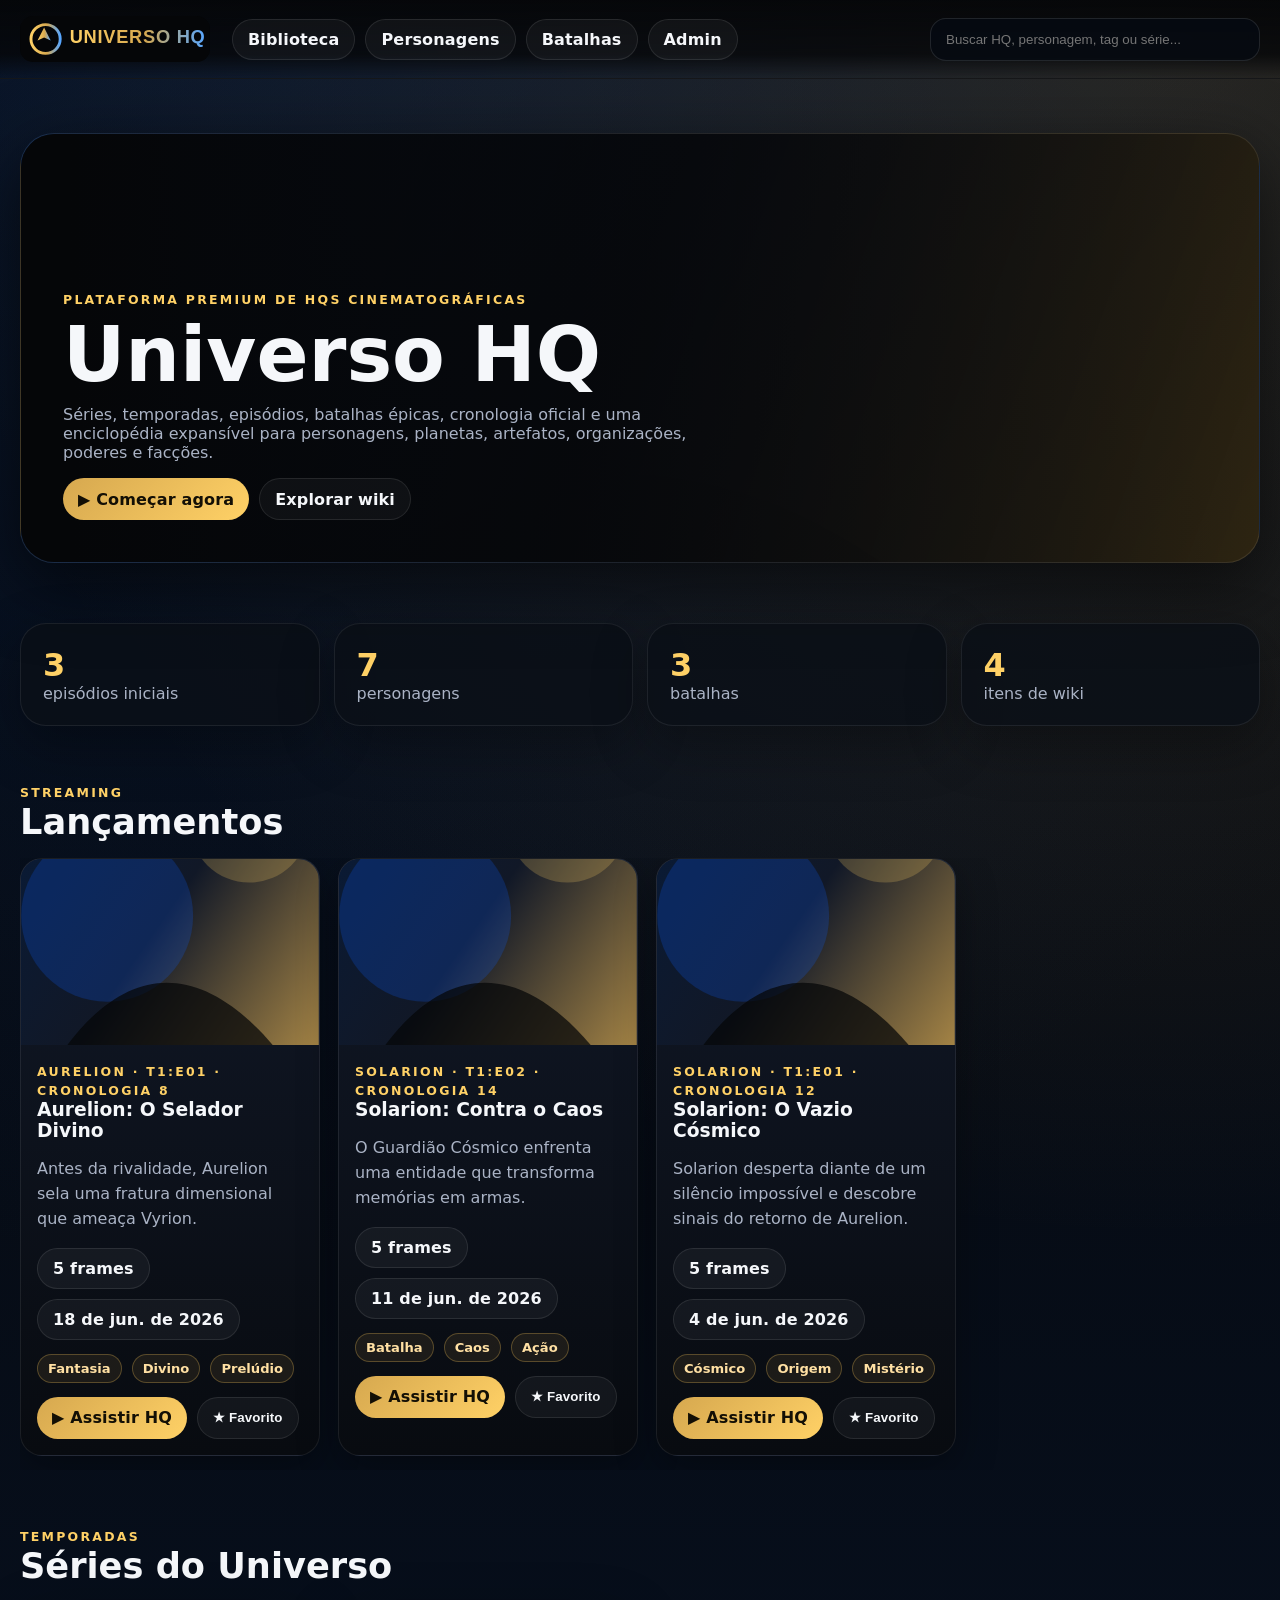
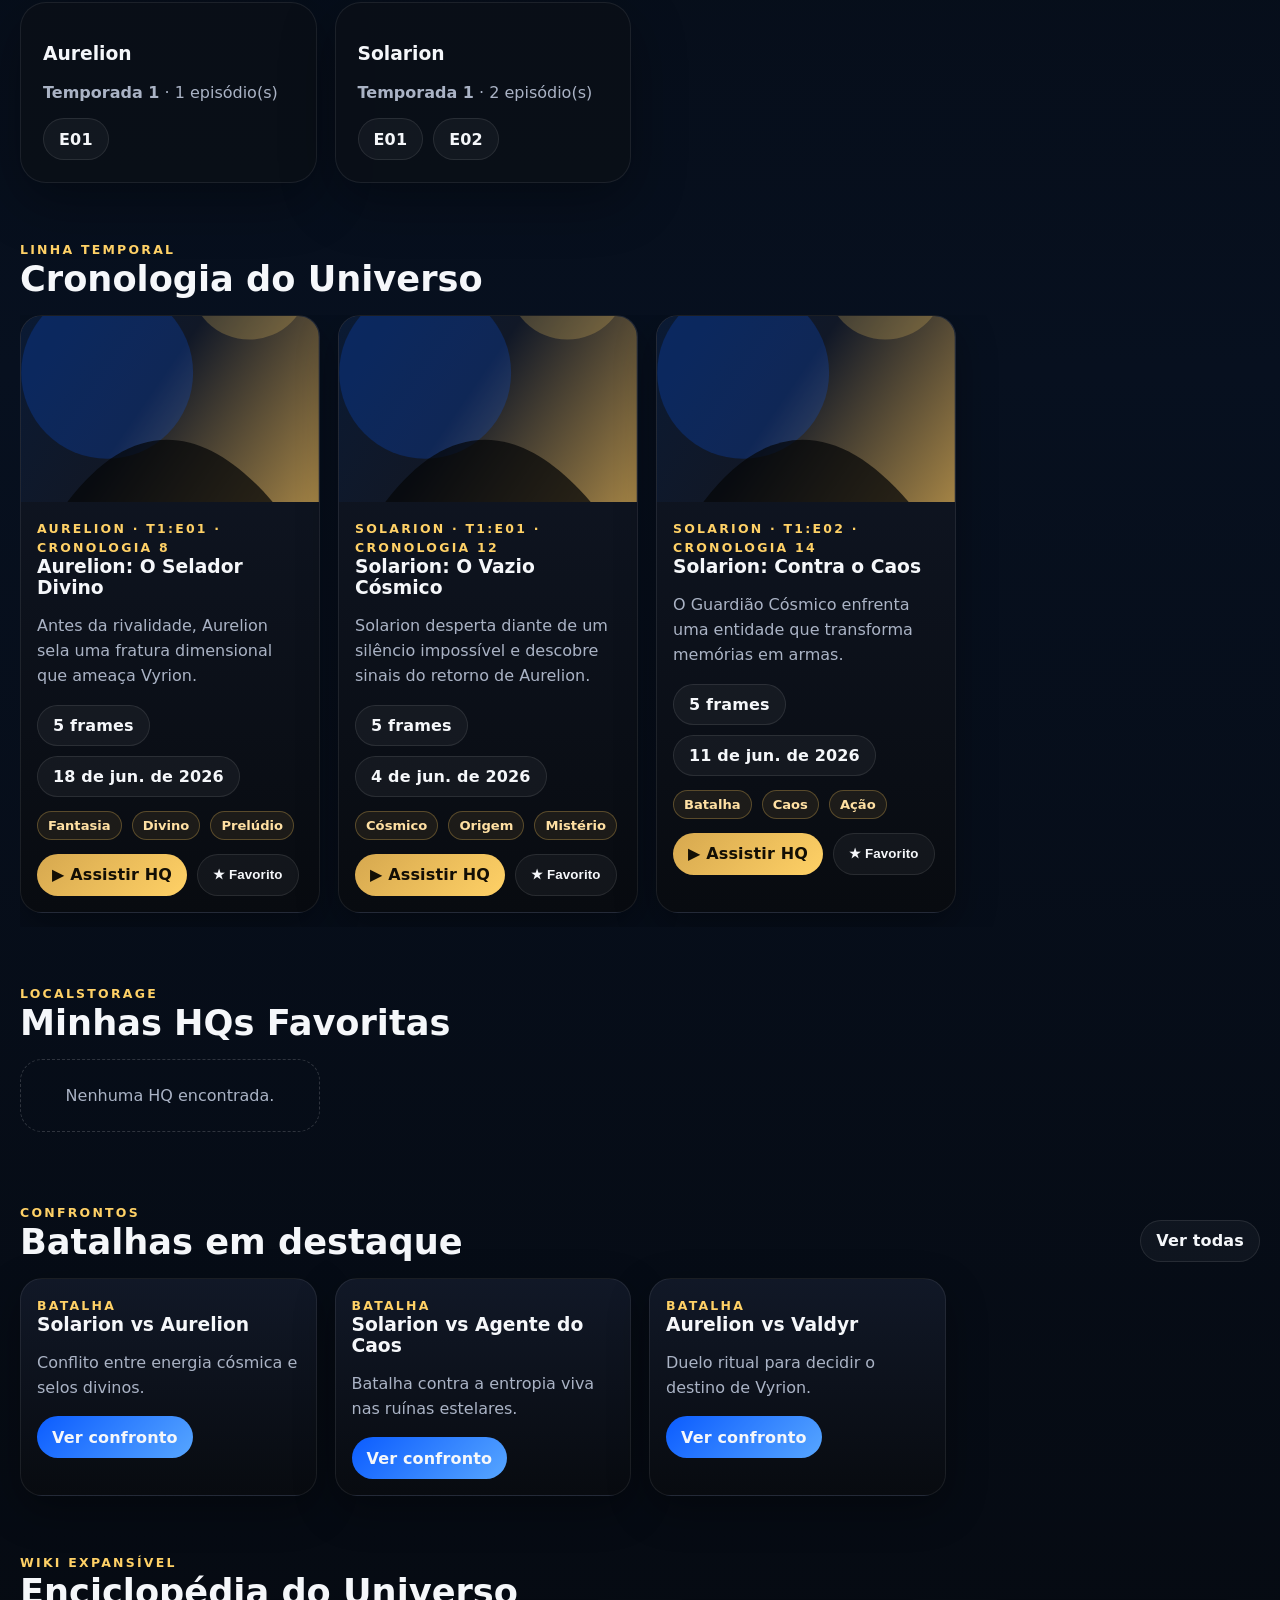
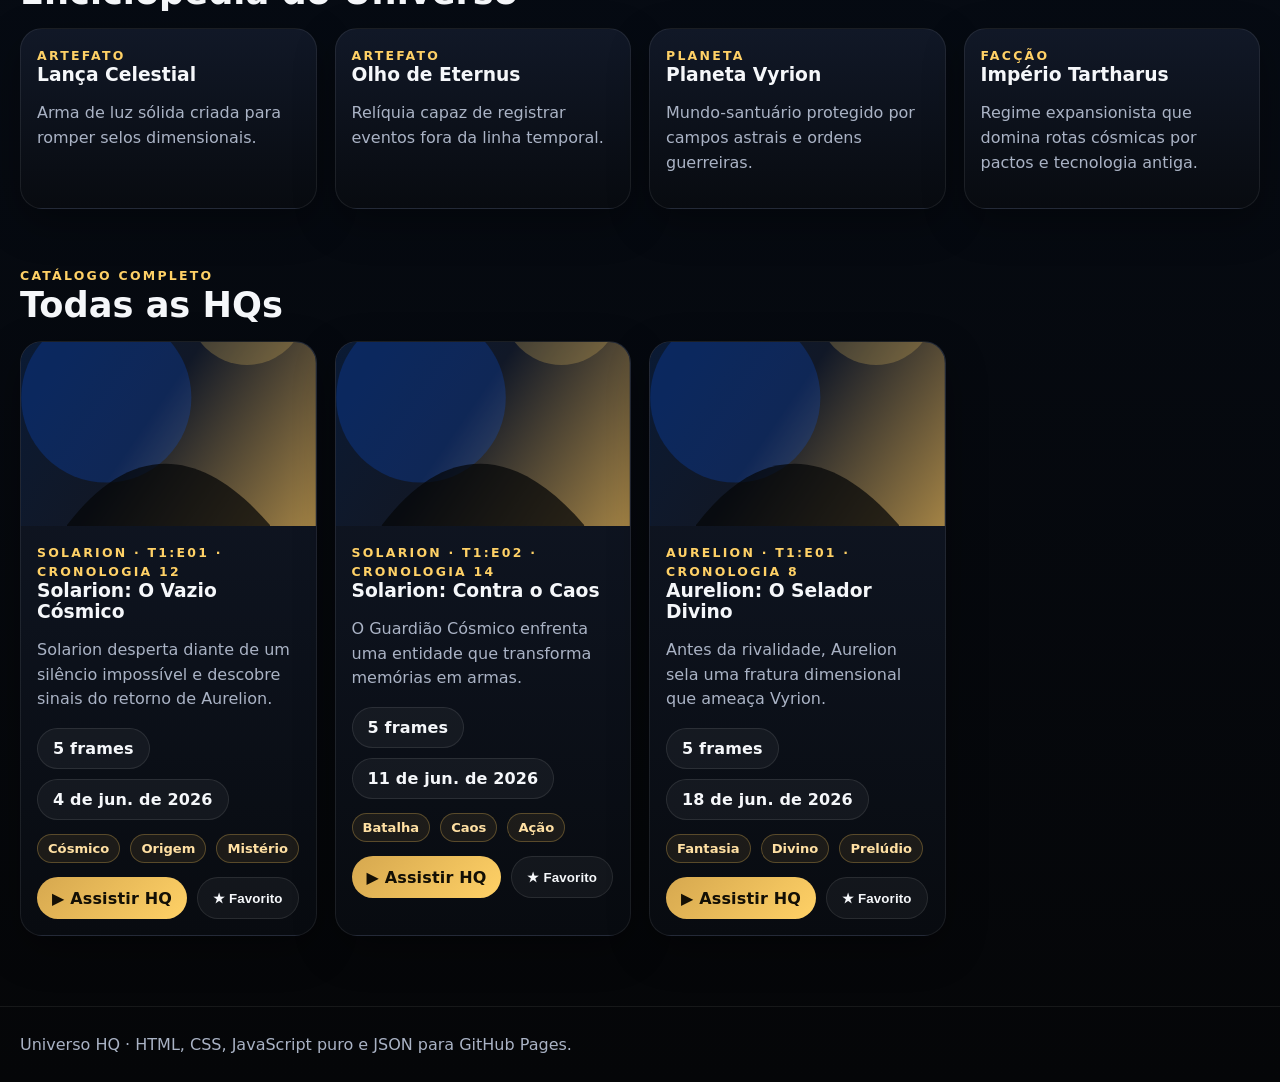
<file: index.html>
<!doctype html>
<html lang="pt-BR">
  <head>
    <meta charset="utf-8" />
    <meta name="viewport" content="width=device-width,initial-scale=1" />
    <title>Universo HQ | Biblioteca Cinematográfica</title>
    <link rel="stylesheet" href="assets/css/base.css" />
  </head>
  <body>
    <header class="app-header">
      <nav class="container nav">
        <a class="brand" href="index.html"
          ><img src="assets/img/logo.svg" alt="Universo HQ"
        /></a>
        <div class="nav-links">
          <a href="index.html">Biblioteca</a
          ><a href="personagens.html">Personagens</a
          ><a href="batalhas.html">Batalhas</a><a href="admin.html">Admin</a>
        </div>
        <div class="search">
          <input
            id="global-search"
            type="search"
            placeholder="Buscar HQ, personagem, tag ou série..."
          />
        </div>
      </nav>
    </header>
    <main>
      <section class="hero">
        <div class="container hero-card">
          <div class="hero-content">
            <span class="eyebrow"
              >Plataforma premium de HQs cinematográficas</span
            >
            <h1>Universo HQ</h1>
            <p class="muted">
              Séries, temporadas, episódios, batalhas épicas, cronologia oficial
              e uma enciclopédia expansível para personagens, planetas,
              artefatos, organizações, poderes e facções.
            </p>
            <div class="actions">
              <a class="btn primary" href="#lancamentos">▶ Começar agora</a
              ><a class="btn ghost" href="personagens.html">Explorar wiki</a>
            </div>
          </div>
        </div>
      </section>
      <section class="section">
        <div class="container kpi">
          <div class="panel">
            <strong>3</strong><span class="muted">episódios iniciais</span>
          </div>
          <div class="panel">
            <strong>7</strong><span class="muted">personagens</span>
          </div>
          <div class="panel">
            <strong>3</strong><span class="muted">batalhas</span>
          </div>
          <div class="panel">
            <strong>4</strong><span class="muted">itens de wiki</span>
          </div>
        </div>
      </section>
      <section id="lancamentos" class="section">
        <div class="container">
          <div class="section-head">
            <div>
              <span class="eyebrow">Streaming</span>
              <h2>Lançamentos</h2>
            </div>
          </div>
          <div id="releases" class="rail"></div>
        </div>
      </section>
      <section class="section">
        <div class="container">
          <div class="section-head">
            <div>
              <span class="eyebrow">Temporadas</span>
              <h2>Séries do Universo</h2>
            </div>
          </div>
          <div id="series" class="grid"></div>
        </div>
      </section>
      <section class="section">
        <div class="container">
          <div class="section-head">
            <div>
              <span class="eyebrow">Linha temporal</span>
              <h2>Cronologia do Universo</h2>
            </div>
          </div>
          <div id="timeline" class="rail"></div>
        </div>
      </section>
      <section class="section">
        <div class="container">
          <div class="section-head">
            <div>
              <span class="eyebrow">LocalStorage</span>
              <h2>Minhas HQs Favoritas</h2>
            </div>
          </div>
          <div id="favorites" class="rail"></div>
        </div>
      </section>
      <section class="section">
        <div class="container">
          <div class="section-head">
            <div>
              <span class="eyebrow">Confrontos</span>
              <h2>Batalhas em destaque</h2>
            </div>
            <a class="btn ghost" href="batalhas.html">Ver todas</a>
          </div>
          <div id="battles-preview" class="grid"></div>
        </div>
      </section>
      <section class="section">
        <div class="container">
          <div class="section-head">
            <div>
              <span class="eyebrow">Wiki expansível</span>
              <h2>Enciclopédia do Universo</h2>
            </div>
          </div>
          <div id="wiki-preview" class="grid"></div>
        </div>
      </section>
      <section class="section">
        <div class="container">
          <div class="section-head">
            <div>
              <span class="eyebrow">Catálogo completo</span>
              <h2>Todas as HQs</h2>
            </div>
          </div>
          <div id="all-hqs" class="grid"></div>
        </div>
      </section>
    </main>
    <footer class="footer">
      <div class="container">
        Universo HQ · HTML, CSS, JavaScript puro e JSON para GitHub Pages.
      </div>
    </footer>
    <script src="assets/js/data.js"></script>
    <script src="assets/js/favorites.js"></script>
    <script src="assets/js/app.js"></script>
  </body>
</html>
</file>
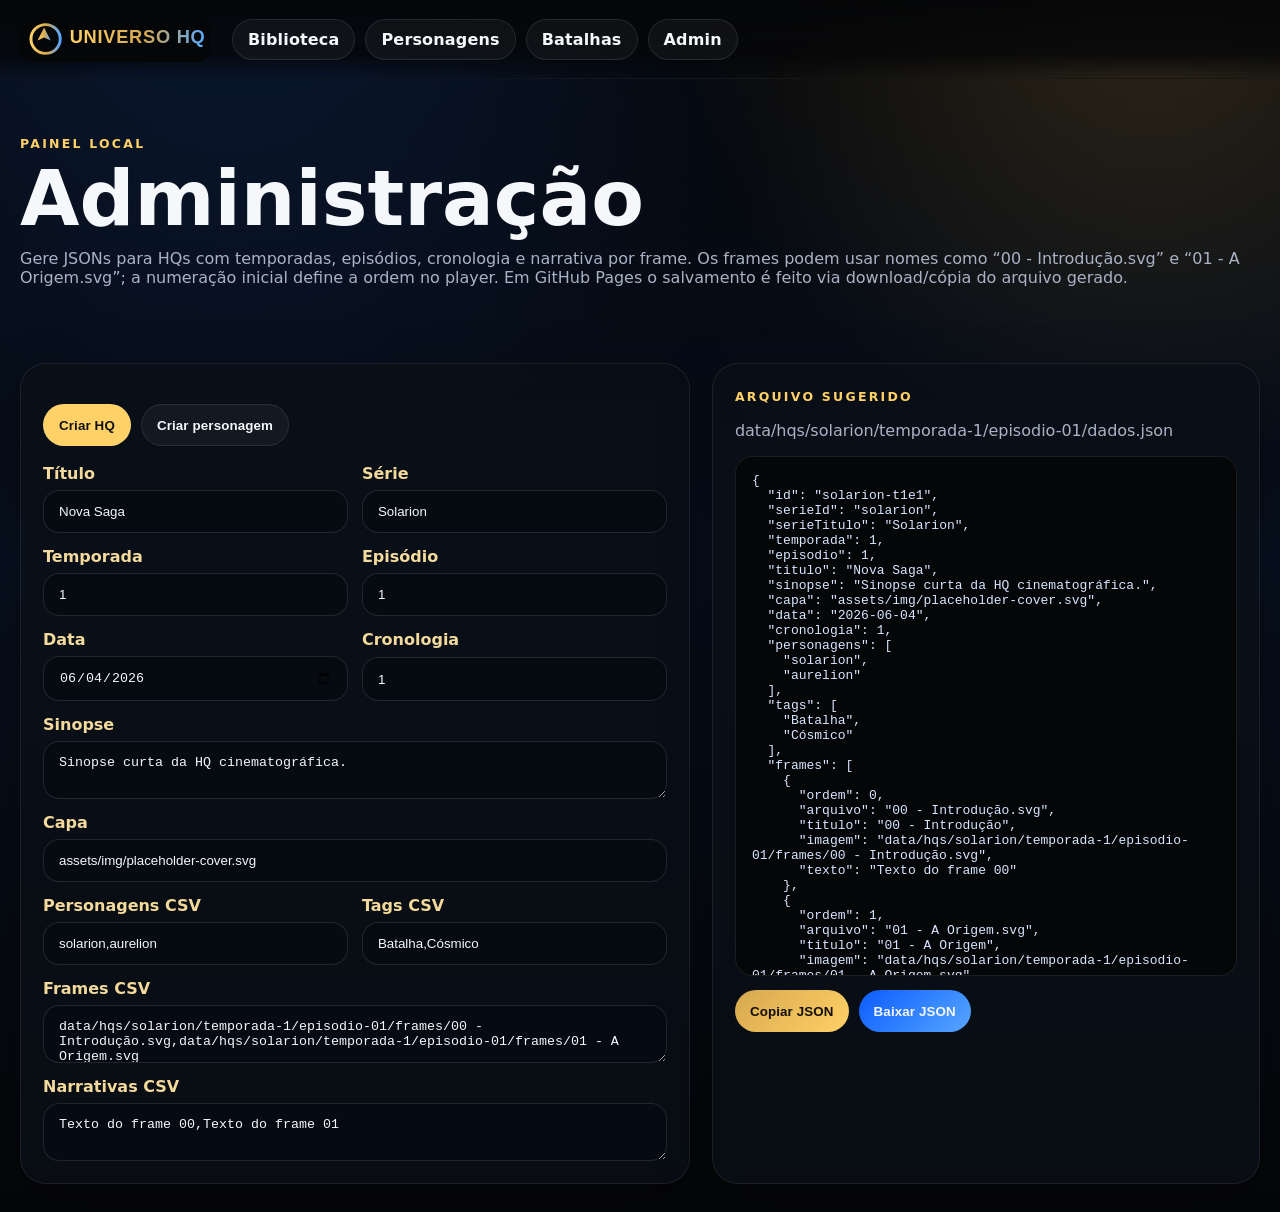
<file: admin.html>
<!doctype html>
<html lang="pt-BR">
  <head>
    <meta charset="utf-8" />
    <meta name="viewport" content="width=device-width,initial-scale=1" />
    <title>Admin | Universo HQ</title>
    <link rel="stylesheet" href="assets/css/base.css" />
    <link rel="stylesheet" href="assets/css/admin.css" />
  </head>
  <body>
    <header class="app-header">
      <nav class="container nav">
        <a class="brand" href="index.html"
          ><img src="assets/img/logo.svg" alt="Universo HQ"
        /></a>
        <div class="nav-links">
          <a href="index.html">Biblioteca</a
          ><a href="personagens.html">Personagens</a
          ><a href="batalhas.html">Batalhas</a><a href="admin.html">Admin</a>
        </div>
      </nav>
    </header>
    <main>
      <section class="hero">
        <div class="container">
          <span class="eyebrow">Painel local</span>
          <h1>Administração</h1>
          <p class="muted">
            Gere JSONs para HQs com temporadas, episódios, cronologia e
            narrativa por frame. Os frames podem usar nomes como “00 -
            Introdução.svg” e “01 - A Origem.svg”; a numeração inicial define a
            ordem no player. Em GitHub Pages o salvamento é feito via
            download/cópia do arquivo gerado.
          </p>
        </div>
      </section>
      <section class="section">
        <div class="container split">
          <div class="panel">
            <div class="tabs">
              <button class="btn tab active" data-tab="hq">Criar HQ</button
              ><button class="btn tab" data-tab="character">
                Criar personagem
              </button>
            </div>
            <form id="hq-form" class="form-grid">
              <div class="field">
                <label>Título</label><input id="hq-title" value="Nova Saga" />
              </div>
              <div class="field">
                <label>Série</label><input id="hq-series" value="Solarion" />
              </div>
              <div class="field">
                <label>Temporada</label
                ><input id="hq-season" type="number" value="1" />
              </div>
              <div class="field">
                <label>Episódio</label
                ><input id="hq-episode" type="number" value="1" />
              </div>
              <div class="field">
                <label>Data</label
                ><input id="hq-date" type="date" value="2026-06-04" />
              </div>
              <div class="field">
                <label>Cronologia</label
                ><input id="hq-chronology" type="number" value="1" />
              </div>
              <div class="field full">
                <label>Sinopse</label
                ><textarea id="hq-synopsis">
Sinopse curta da HQ cinematográfica.</textarea
                >
              </div>
              <div class="field full">
                <label>Capa</label
                ><input
                  id="hq-cover"
                  value="assets/img/placeholder-cover.svg"
                />
              </div>
              <div class="field">
                <label>Personagens CSV</label
                ><input id="hq-characters" value="solarion,aurelion" />
              </div>
              <div class="field">
                <label>Tags CSV</label
                ><input id="hq-tags" value="Batalha,Cósmico" />
              </div>
              <div class="field full">
                <label>Frames CSV</label
                ><textarea id="hq-frames">
data/hqs/solarion/temporada-1/episodio-01/frames/00 - Introdução.svg,data/hqs/solarion/temporada-1/episodio-01/frames/01 - A Origem.svg</textarea
                >
              </div>
              <div class="field full">
                <label>Narrativas CSV</label
                ><textarea id="hq-captions">
Texto do frame 00,Texto do frame 01</textarea
                >
              </div>
            </form>
            <form id="character-form" class="form-grid" style="display: none">
              <div class="field">
                <label>Nome</label
                ><input id="char-name" value="Novo Personagem" />
              </div>
              <div class="field">
                <label>Poder principal</label
                ><input id="char-main-power" value="Energia Cósmica" />
              </div>
              <div class="field full">
                <label>Imagem</label
                ><input
                  id="char-image"
                  value="assets/img/placeholder-character.svg"
                />
              </div>
              <div class="field full">
                <label>Descrição</label
                ><textarea id="char-description">
Descrição completa do personagem.</textarea
                >
              </div>
              <div class="field">
                <label>Poderes CSV</label
                ><input id="char-powers" value="Poder 1,Poder 2" />
              </div>
              <div class="field">
                <label>Fraquezas CSV</label
                ><input id="char-weaknesses" value="Fraqueza 1,Fraqueza 2" />
              </div>
              <div class="field">
                <label>Aparições CSV</label
                ><input id="char-appearances" value="solarion-t1e01" />
              </div>
              <div class="field">
                <label>Relações CSV</label
                ><input id="char-relations" value="solarion,aurelion" />
              </div>
            </form>
          </div>
          <aside class="panel">
            <span class="eyebrow">Arquivo sugerido</span>
            <p id="path-output" class="muted"></p>
            <pre id="json-output" class="output"></pre>
            <div class="actions">
              <button id="copy-json" class="btn primary">Copiar JSON</button
              ><button id="download-json" class="btn blue">Baixar JSON</button>
            </div>
          </aside>
        </div>
      </section>
    </main>
    <script src="assets/js/data.js"></script>
    <script src="assets/js/admin.js"></script>
  </body>
</html>
</file>
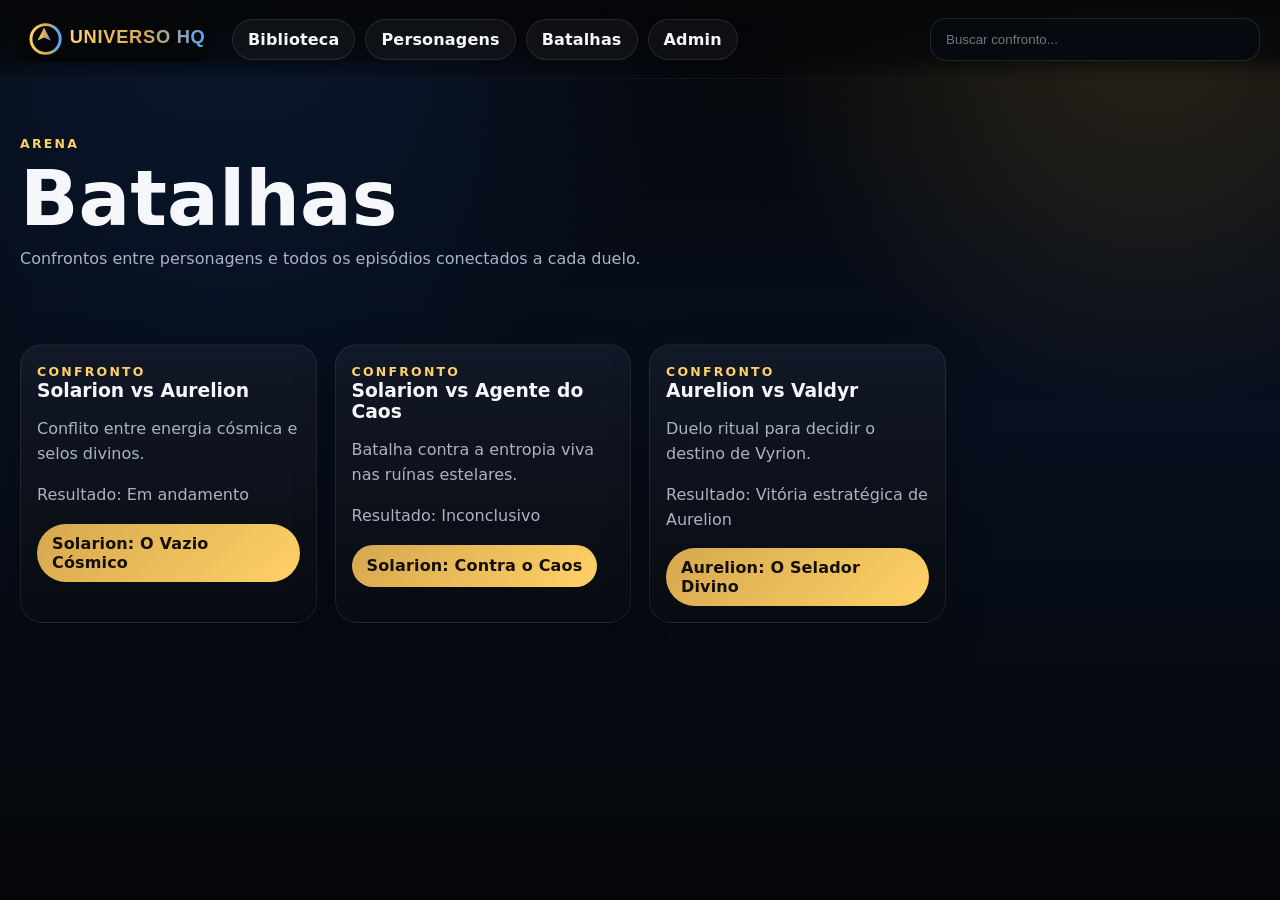
<file: batalhas.html>
<!doctype html>
<html lang="pt-BR">
  <head>
    <meta charset="utf-8" />
    <meta name="viewport" content="width=device-width,initial-scale=1" />
    <title>Batalhas | Universo HQ</title>
    <link rel="stylesheet" href="assets/css/base.css" />
  </head>
  <body>
    <header class="app-header">
      <nav class="container nav">
        <a class="brand" href="index.html"
          ><img src="assets/img/logo.svg" alt="Universo HQ"
        /></a>
        <div class="nav-links">
          <a href="index.html">Biblioteca</a
          ><a href="personagens.html">Personagens</a
          ><a href="batalhas.html">Batalhas</a><a href="admin.html">Admin</a>
        </div>
        <div class="search">
          <input
            id="battle-search"
            type="search"
            placeholder="Buscar confronto..."
          />
        </div>
      </nav>
    </header>
    <main>
      <section class="hero">
        <div class="container">
          <span class="eyebrow">Arena</span>
          <h1>Batalhas</h1>
          <p class="muted">
            Confrontos entre personagens e todos os episódios conectados a cada
            duelo.
          </p>
        </div>
      </section>
      <section class="section">
        <div class="container"><div id="battles-grid" class="grid"></div></div>
      </section>
    </main>
    <script src="assets/js/data.js"></script>
    <script src="assets/js/battles.js"></script>
  </body>
</html>
</file>
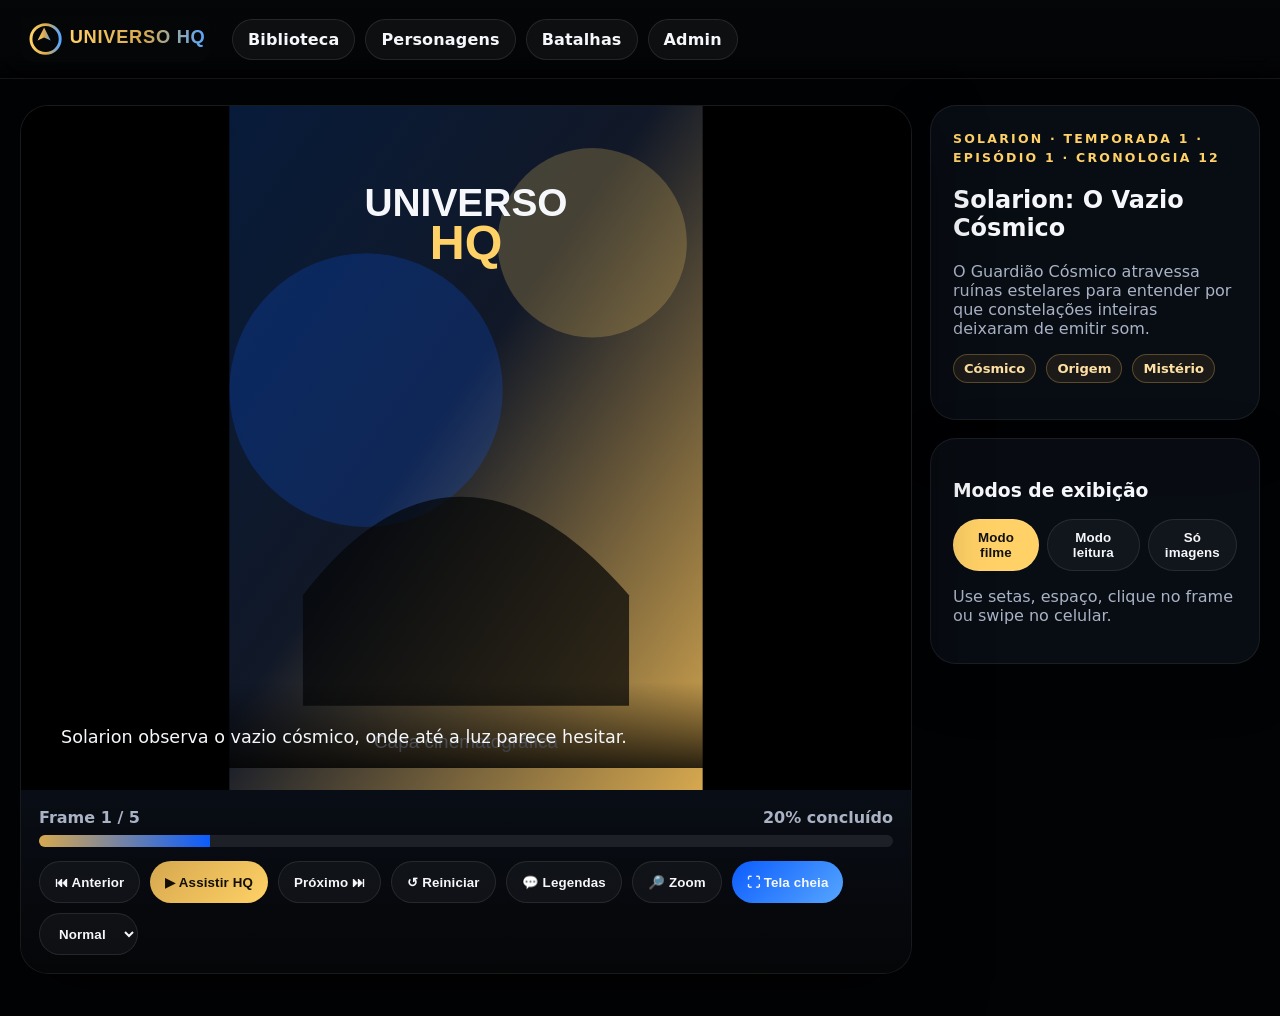
<file: hq.html>
<!doctype html>
<html lang="pt-BR">
  <head>
    <meta charset="utf-8" />
    <meta name="viewport" content="width=device-width,initial-scale=1" />
    <title>Leitor | Universo HQ</title>
    <link rel="stylesheet" href="assets/css/base.css" />
    <link rel="stylesheet" href="assets/css/reader.css" />
  </head>
  <body class="reader-page">
    <header class="app-header">
      <nav class="container nav">
        <a class="brand" href="index.html"
          ><img src="assets/img/logo.svg" alt="Universo HQ"
        /></a>
        <div class="nav-links">
          <a href="index.html">Biblioteca</a
          ><a href="personagens.html">Personagens</a
          ><a href="batalhas.html">Batalhas</a><a href="admin.html">Admin</a>
        </div>
      </nav>
    </header>
    <main class="container reader-shell">
      <div class="reader-layout">
        <section class="player">
          <div id="stage" class="stage">
            <img
              id="frame-image"
              src="assets/img/placeholder-cover.svg"
              alt="Frame atual"
            />
            <div id="caption" class="caption"></div>
          </div>
          <div class="controls">
            <div class="progress-wrap">
              <div class="progress-meta">
                <span id="counter">Frame 1 / 1</span
                ><span id="progress-label">0% concluído</span>
              </div>
              <div class="progress" aria-label="Progresso da HQ">
                <span id="progress-bar"></span>
              </div>
            </div>
            <div class="control-row">
              <button id="prev" class="btn ghost">⏮ Anterior</button
              ><button id="play" class="btn primary">▶ Assistir HQ</button
              ><button id="next" class="btn ghost">Próximo ⏭</button
              ><button id="restart" class="btn ghost">↺ Reiniciar</button
              ><button id="captions" class="btn ghost active">
                💬 Legendas</button
              ><button id="zoom" class="btn ghost">🔎 Zoom</button
              ><button id="fullscreen" class="btn blue">⛶ Tela cheia</button
              ><select
                id="speed"
                class="btn ghost"
                aria-label="Velocidade do autoplay"
              >
                <option value="3600">Lento</option>
                <option value="2600" selected>Normal</option>
                <option value="1500">Rápido</option>
              </select>
            </div>
          </div>
        </section>
        <aside class="reader-aside">
          <div class="panel">
            <span class="eyebrow" id="reader-meta">Carregando</span>
            <h1 id="reader-title">Universo HQ</h1>
            <p class="muted" id="reader-synopsis"></p>
            <div id="tags" class="meta"></div>
          </div>
          <div class="panel">
            <h3>Modos de exibição</h3>
            <div class="mode-toggle">
              <button class="btn ghost active" data-mode="movie">
                Modo filme</button
              ><button class="btn ghost" data-mode="read">Modo leitura</button
              ><button class="btn ghost" data-mode="image">Só imagens</button>
            </div>
            <p class="muted">
              Use setas, espaço, clique no frame ou swipe no celular.
            </p>
          </div>
        </aside>
      </div>
    </main>
    <script src="assets/js/data.js"></script>
    <script src="assets/js/reader.js"></script>
  </body>
</html>
</file>
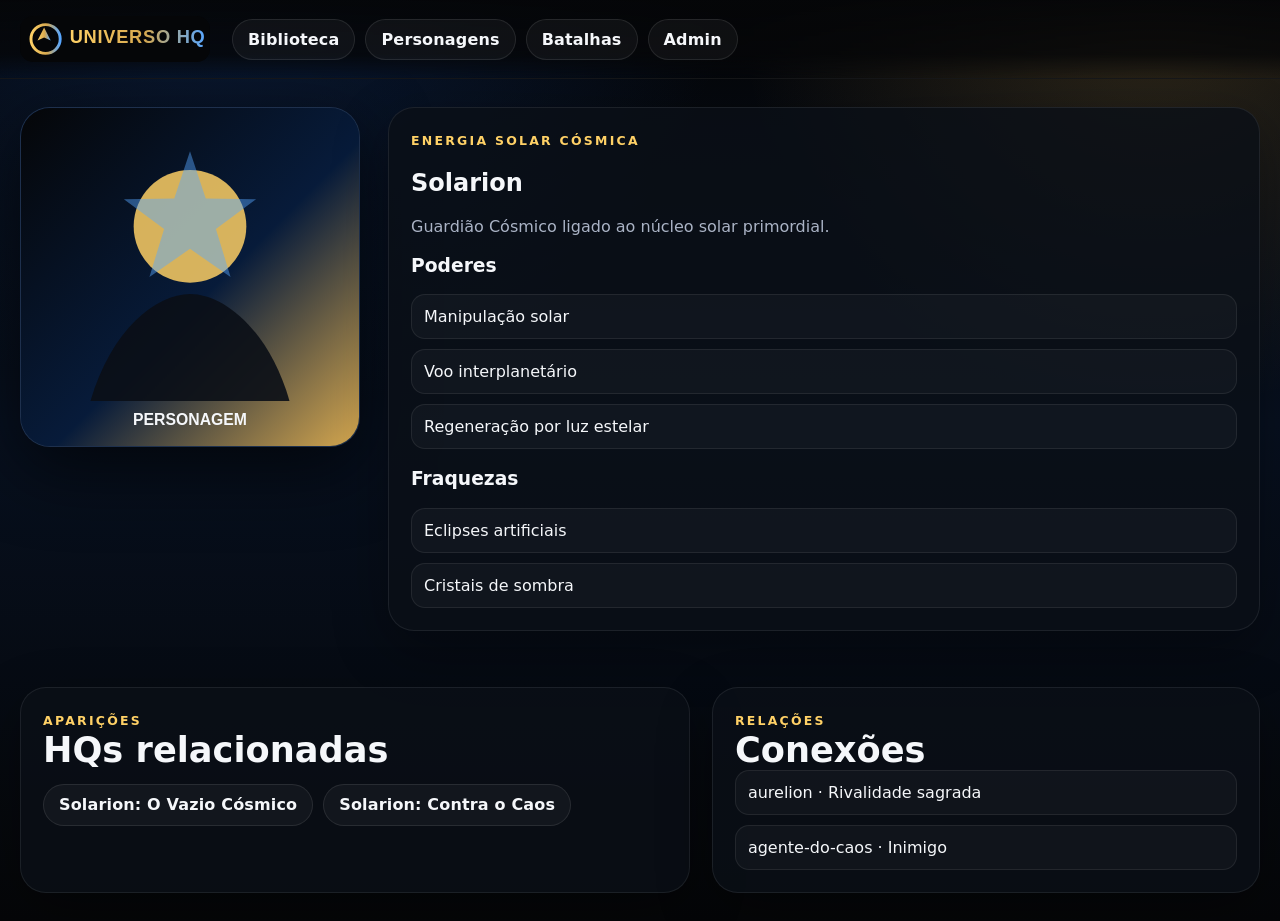
<file: personagem.html>
<!doctype html>
<html lang="pt-BR">
  <head>
    <meta charset="utf-8" />
    <meta name="viewport" content="width=device-width,initial-scale=1" />
    <title>Personagem | Universo HQ</title>
    <link rel="stylesheet" href="assets/css/base.css" />
    <link rel="stylesheet" href="assets/css/characters.css" />
  </head>
  <body>
    <header class="app-header">
      <nav class="container nav">
        <a class="brand" href="index.html"
          ><img src="assets/img/logo.svg" alt="Universo HQ"
        /></a>
        <div class="nav-links">
          <a href="index.html">Biblioteca</a
          ><a href="personagens.html">Personagens</a
          ><a href="batalhas.html">Batalhas</a><a href="admin.html">Admin</a>
        </div>
      </nav>
    </header>
    <main>
      <section class="section">
        <div class="container"><div id="profile" class="profile"></div></div>
      </section>
      <section class="section">
        <div class="container split">
          <div class="panel">
            <span class="eyebrow">Aparições</span>
            <h2>HQs relacionadas</h2>
            <div id="appearances" class="actions"></div>
          </div>
          <div class="panel">
            <span class="eyebrow">Relações</span>
            <h2>Conexões</h2>
            <ul id="relations" class="list"></ul>
          </div>
        </div>
      </section>
    </main>
    <script src="assets/js/data.js"></script>
    <script src="assets/js/character-detail.js"></script>
  </body>
</html>
</file>
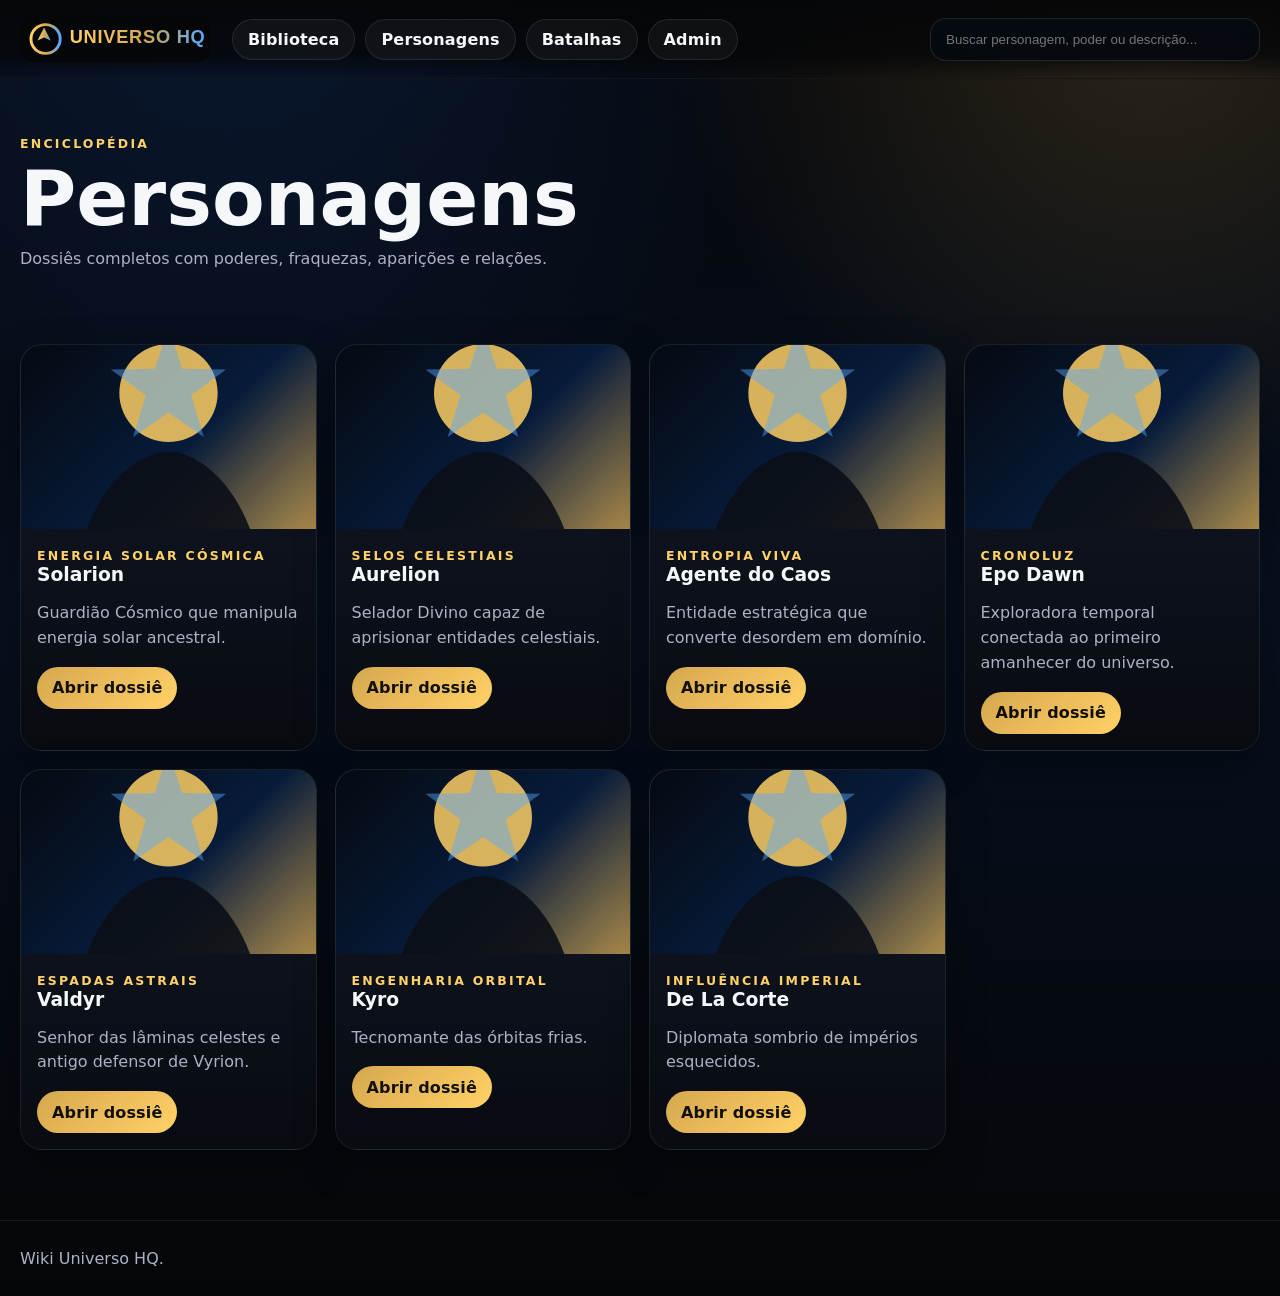
<file: personagens.html>
<!doctype html>
<html lang="pt-BR">
  <head>
    <meta charset="utf-8" />
    <meta name="viewport" content="width=device-width,initial-scale=1" />
    <title>Personagens | Universo HQ</title>
    <link rel="stylesheet" href="assets/css/base.css" />
    <link rel="stylesheet" href="assets/css/characters.css" />
  </head>
  <body>
    <header class="app-header">
      <nav class="container nav">
        <a class="brand" href="index.html"
          ><img src="assets/img/logo.svg" alt="Universo HQ"
        /></a>
        <div class="nav-links">
          <a href="index.html">Biblioteca</a
          ><a href="personagens.html">Personagens</a
          ><a href="batalhas.html">Batalhas</a><a href="admin.html">Admin</a>
        </div>
        <div class="search">
          <input
            id="character-search"
            type="search"
            placeholder="Buscar personagem, poder ou descrição..."
          />
        </div>
      </nav>
    </header>
    <main>
      <section class="hero">
        <div class="container">
          <span class="eyebrow">Enciclopédia</span>
          <h1>Personagens</h1>
          <p class="muted">
            Dossiês completos com poderes, fraquezas, aparições e relações.
          </p>
        </div>
      </section>
      <section class="section">
        <div class="container">
          <div id="characters-grid" class="grid"></div>
        </div>
      </section>
    </main>
    <footer class="footer">
      <div class="container">Wiki Universo HQ.</div>
    </footer>
    <script src="assets/js/data.js"></script>
    <script src="assets/js/characters.js"></script>
  </body>
</html>
</file>
<file: assets/css/base.css>
:root {
  --bg: #050608;
  --panel: #0b0f17;
  --panel2: #111827;
  --blue: #071b3a;
  --accent: #0b5cff;
  --gold: #d6a84f;
  --gold2: #ffd166;
  --text: #f5f7fa;
  --muted: #aab3c5;
  --danger: #ff4d6d;
  --ok: #36d399;
  --radius: 22px;
  --shadow: 0 22px 70px #0009;
  --max: 1240px;
}
* {
  box-sizing: border-box;
}
html {
  scroll-behavior: smooth;
}
body {
  margin: 0;
  background:
    radial-gradient(circle at 18% -10%, #113a7e66, transparent 35%),
    radial-gradient(circle at 90% 0, #d6a84f30, transparent 28%),
    linear-gradient(180deg, #050608, #07101f 46%, #050608);
  color: var(--text);
  font-family:
    Inter,
    ui-sans-serif,
    system-ui,
    -apple-system,
    Segoe UI,
    Roboto,
    Arial,
    sans-serif;
  min-height: 100vh;
}
a {
  color: inherit;
  text-decoration: none;
}
img {
  max-width: 100%;
  display: block;
}
.container {
  width: min(var(--max), calc(100% - 32px));
  margin-inline: auto;
}
.app-header {
  position: sticky;
  top: 0;
  z-index: 50;
  background: linear-gradient(180deg, #050608f2, #050608c7 70%, transparent);
  backdrop-filter: blur(16px);
  border-bottom: 1px solid #ffffff10;
}
.nav {
  height: 78px;
  display: flex;
  align-items: center;
  gap: 22px;
}
.brand img {
  width: 190px;
}
.nav-links {
  display: flex;
  gap: 10px;
  flex-wrap: wrap;
}
.nav-links a,
.pill,
.btn {
  border: 1px solid #ffffff18;
  background: #ffffff0b;
  color: var(--text);
  border-radius: 999px;
  padding: 10px 15px;
  font-weight: 700;
  letter-spacing: 0.01em;
}
.nav-links a:hover,
.btn:hover {
  border-color: #ffd16680;
  background: #ffd16618;
  transform: translateY(-1px);
}
.search {
  margin-left: auto;
  min-width: min(330px, 35vw);
  position: relative;
}
.search input,
.field input,
.field textarea,
.field select {
  width: 100%;
  border: 1px solid #ffffff1c;
  background: #070b12d9;
  color: var(--text);
  border-radius: 16px;
  padding: 13px 15px;
  outline: none;
}
.search input:focus,
.field input:focus,
.field textarea:focus,
.field select:focus {
  border-color: #d6a84f99;
  box-shadow: 0 0 0 4px #d6a84f1c;
}
.hero {
  padding: 54px 0 32px;
}
.hero-card {
  position: relative;
  overflow: hidden;
  border: 1px solid #ffffff14;
  background:
    linear-gradient(110deg, #071b3ae6, #0b0f17 48%, #2a210ee6),
    url("../img/placeholder-cover.svg") center/cover;
  border-radius: 34px;
  min-height: 430px;
  box-shadow: var(--shadow);
  display: grid;
  align-items: end;
}
.hero-card:before {
  content: "";
  position: absolute;
  inset: 0;
  background: linear-gradient(90deg, #050608 4%, #050608c7 45%, #05060822);
}
.hero-content {
  position: relative;
  padding: 42px;
  max-width: 720px;
}
.eyebrow {
  color: var(--gold2);
  font-weight: 900;
  text-transform: uppercase;
  letter-spacing: 0.18em;
  font-size: 0.78rem;
}
.hero h1 {
  font-size: clamp(2.2rem, 6vw, 5.4rem);
  line-height: 0.9;
  margin: 12px 0;
}
.muted {
  color: var(--muted);
}
.meta {
  display: flex;
  gap: 10px;
  flex-wrap: wrap;
  margin: 14px 0;
}
.tag {
  border: 1px solid #d6a84f55;
  background: #d6a84f18;
  color: #ffe0a3;
  border-radius: 999px;
  padding: 6px 10px;
  font-size: 0.82rem;
  font-weight: 800;
}
.section {
  padding: 28px 0;
}
.section-head {
  display: flex;
  justify-content: space-between;
  align-items: end;
  gap: 16px;
  margin-bottom: 16px;
}
.section h2 {
  margin: 0;
  font-size: clamp(1.4rem, 3vw, 2.2rem);
}
.grid {
  display: grid;
  grid-template-columns: repeat(auto-fill, minmax(240px, 1fr));
  gap: 18px;
}
.rail {
  display: grid;
  grid-auto-flow: column;
  grid-auto-columns: minmax(245px, 300px);
  gap: 18px;
  overflow-x: auto;
  padding-bottom: 14px;
  scroll-snap-type: x proximity;
}
.card {
  position: relative;
  overflow: hidden;
  border: 1px solid #ffffff14;
  background: linear-gradient(180deg, #111827, #080b10);
  border-radius: var(--radius);
  box-shadow: 0 14px 42px #0005;
  transition:
    0.25s transform,
    0.25s border-color;
}
.card:hover {
  transform: translateY(-7px);
  border-color: #d6a84f80;
}
.cover {
  aspect-ratio: 16/10;
  object-fit: cover;
  width: 100%;
  background: #071b3a;
}
.card-body {
  padding: 16px;
}
.card h3 {
  margin: 0 0 8px;
}
.card p {
  color: var(--muted);
  line-height: 1.55;
}
.actions {
  display: flex;
  gap: 10px;
  flex-wrap: wrap;
  margin-top: 14px;
}
.btn {
  cursor: pointer;
  display: inline-flex;
  align-items: center;
  justify-content: center;
  gap: 8px;
  transition: 0.2s;
  min-height: 42px;
}
.btn.primary {
  background: linear-gradient(135deg, #d6a84f, #ffd166);
  color: #130f05;
  border: 0;
}
.btn.blue {
  background: linear-gradient(135deg, #0b5cff, #57a6ff);
  border: 0;
}
.btn.ghost {
  background: #ffffff0a;
}
.btn.danger {
  background: #ff4d6d22;
  border-color: #ff4d6d66;
}
.favorite.active {
  background: #ffd166;
  color: #111;
}
.footer {
  border-top: 1px solid #ffffff12;
  margin-top: 42px;
  padding: 28px 0;
  color: var(--muted);
}
.empty {
  border: 1px dashed #ffffff2a;
  border-radius: 22px;
  padding: 26px;
  color: var(--muted);
  text-align: center;
}
.panel {
  border: 1px solid #ffffff14;
  background: #0b0f17cc;
  border-radius: 26px;
  padding: 22px;
  box-shadow: 0 18px 55px #0005;
}
.split {
  display: grid;
  grid-template-columns: 1.1fr 0.9fr;
  gap: 22px;
}
.kpi {
  display: grid;
  grid-template-columns: repeat(4, 1fr);
  gap: 14px;
}
.kpi .panel strong {
  display: block;
  font-size: 2rem;
  color: var(--gold2);
}
@media (max-width: 860px) {
  .nav {
    height: auto;
    padding: 14px 0;
    align-items: flex-start;
    flex-direction: column;
  }
  .search {
    margin-left: 0;
    width: 100%;
    min-width: 0;
  }
  .brand img {
    width: 165px;
  }
  .hero-content {
    padding: 28px;
  }
  .hero-card {
    min-height: 360px;
  }
  .split {
    grid-template-columns: 1fr;
  }
  .kpi {
    grid-template-columns: repeat(2, 1fr);
  }
}
@media (max-width: 520px) {
  .container {
    width: min(100% - 22px, var(--max));
  }
  .grid {
    grid-template-columns: 1fr;
  }
  .rail {
    grid-auto-columns: 86%;
  }
  .nav-links a {
    font-size: 0.9rem;
    padding: 9px 11px;
  }
  .hero h1 {
    font-size: 2.3rem;
  }
}
</file>
<file: assets/css/admin.css>
.form-grid {
  display: grid;
  grid-template-columns: repeat(2, 1fr);
  gap: 14px;
}
.field {
  display: grid;
  gap: 7px;
}
.field.full {
  grid-column: 1/-1;
}
.field label {
  font-weight: 800;
  color: #f3d99b;
}
.output {
  white-space: pre-wrap;
  max-height: 520px;
  overflow: auto;
  background: #050608;
  border: 1px solid #ffffff18;
  border-radius: 18px;
  padding: 16px;
  color: #d8e6ff;
}
.tabs {
  display: flex;
  gap: 10px;
  margin: 18px 0;
}
.tab.active {
  background: #ffd166;
  color: #111;
}
@media (max-width: 760px) {
  .form-grid {
    grid-template-columns: 1fr;
  }
}
</file>
<file: assets/css/reader.css>
.reader-page {
  background: #020305;
}
.reader-shell {
  padding: 26px 0 42px;
}
.reader-layout {
  display: grid;
  grid-template-columns: 1fr 330px;
  gap: 18px;
}
.player {
  border: 1px solid #ffffff14;
  background: #050608;
  border-radius: 28px;
  overflow: hidden;
  box-shadow: var(--shadow);
  position: relative;
}
.stage {
  position: relative;
  min-height: 58vh;
  background: #000;
  display: grid;
  place-items: center;
  cursor: pointer;
}
.stage img {
  max-height: 76vh;
  width: 100%;
  height: 100%;
  object-fit: contain;
  transition:
    transform 0.5s ease,
    opacity 0.35s ease;
}
.stage.zoom img {
  transform: scale(1.13);
}
.caption {
  position: absolute;
  left: 22px;
  right: 22px;
  bottom: 22px;
  background: linear-gradient(180deg, #0000, #000c);
  padding: 42px 18px 18px;
  border-radius: 18px;
  font-size: 1.1rem;
  line-height: 1.5;
}
.caption.hidden {
  display: none;
}
.controls {
  padding: 18px;
  background: linear-gradient(180deg, #090d15, #050608);
}
.progress-wrap {
  display: grid;
  gap: 8px;
  margin-bottom: 14px;
}
.progress-meta {
  display: flex;
  justify-content: space-between;
  color: var(--muted);
  font-weight: 700;
}
.progress {
  height: 12px;
  background: #ffffff16;
  border-radius: 999px;
  overflow: hidden;
}
.progress span {
  display: block;
  height: 100%;
  width: 0;
  background: linear-gradient(90deg, #d6a84f, #0b5cff);
  transition: width 0.3s;
}
.control-row {
  display: flex;
  gap: 10px;
  flex-wrap: wrap;
}
.reader-aside {
  display: grid;
  gap: 18px;
  align-content: start;
}
.mode-toggle {
  display: flex;
  gap: 8px;
}
.mode-toggle .active {
  background: #ffd166;
  color: #111;
}
.cinema .app-header,
.cinema .reader-aside {
  opacity: 0;
  pointer-events: none;
}
.cinema .reader-layout {
  grid-template-columns: 1fr;
}
.cinema .player {
  border-radius: 0;
  min-height: 100vh;
}
.cinema .stage {
  min-height: calc(100vh - 150px);
}
.autoplay-clean .controls {
  opacity: 0;
  transition: 0.3s;
}
.autoplay-clean .player:hover .controls {
  opacity: 1;
}
@media (max-width: 980px) {
  .reader-layout {
    grid-template-columns: 1fr;
  }
  .reader-aside {
    grid-template-columns: 1fr 1fr;
  }
}
@media (max-width: 620px) {
  .reader-aside {
    grid-template-columns: 1fr;
  }
  .control-row .btn {
    flex: 1;
  }
  .stage {
    min-height: 48vh;
  }
  .caption {
    font-size: 0.98rem;
    left: 10px;
    right: 10px;
    bottom: 10px;
  }
}
</file>
<file: assets/css/characters.css>
.profile {
  display: grid;
  grid-template-columns: 340px 1fr;
  gap: 28px;
  align-items: start;
}
.avatar {
  border-radius: 30px;
  border: 1px solid #ffffff18;
  box-shadow: var(--shadow);
  background: #071b3a;
}
.list {
  display: grid;
  gap: 10px;
  margin: 0;
  padding: 0;
  list-style: none;
}
.list li {
  border: 1px solid #ffffff14;
  background: #ffffff08;
  border-radius: 14px;
  padding: 12px;
}
@media (max-width: 820px) {
  .profile {
    grid-template-columns: 1fr;
  }
  .avatar {
    max-width: 420px;
  }
}
</file>
